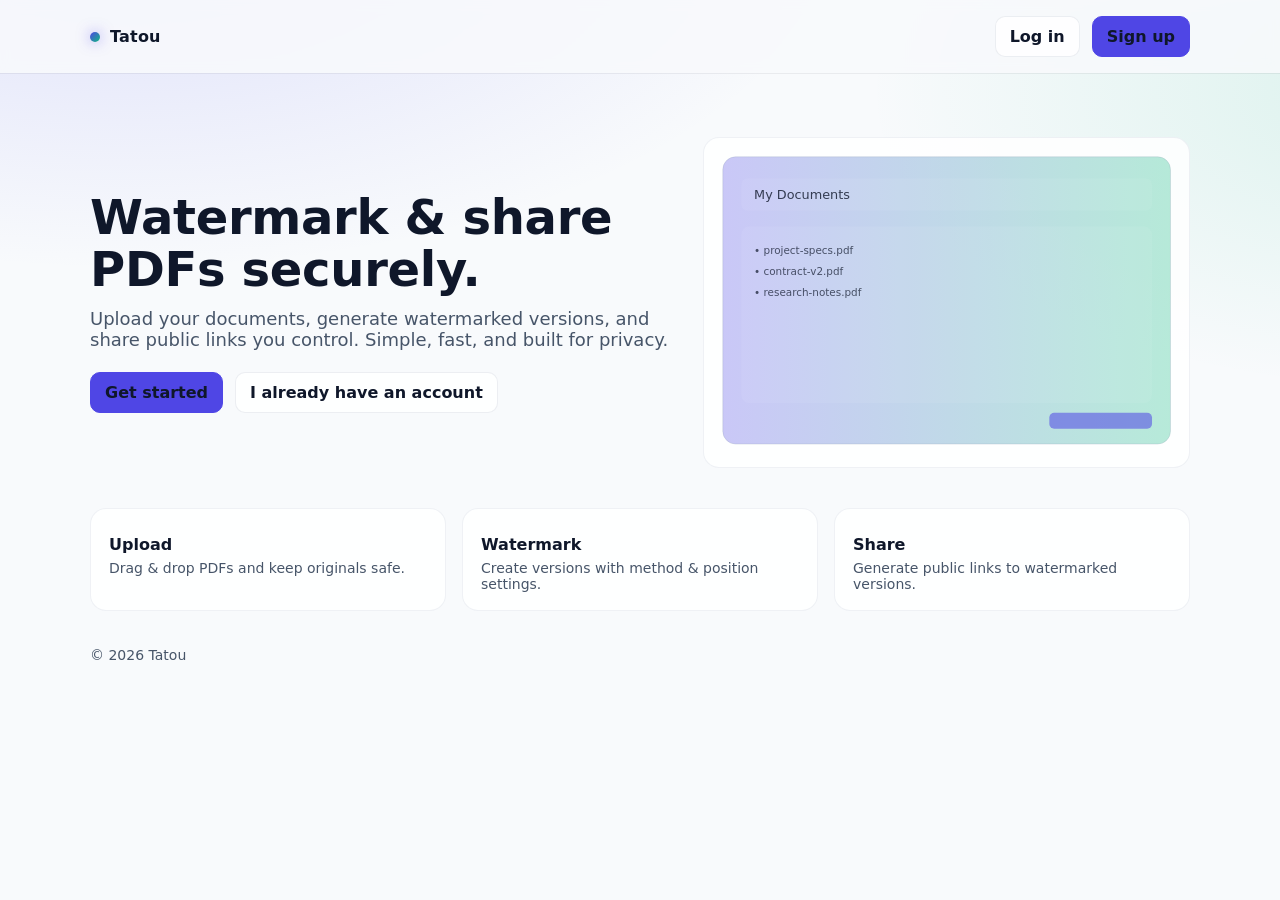
<file: server/src/static/index.html>
<!doctype html>
<html lang="en">
<head>
  <meta charset="utf-8" />
  <meta name="viewport" content="width=device-width, initial-scale=1" />
  <title>Tatou • Watermark & Share PDFs</title>
  <meta name="description" content="Upload PDFs, create watermarked versions, and share secure public links." />
  <link rel="stylesheet" href="style.css">
</head>
<body>
  <header>
    <div class="container nav">
      <a href="#" class="brand" aria-label="Tatou Home">
        <span class="brand__dot" aria-hidden="true"></span>
        <span>Tatou</span>
      </a>
      <nav class="nav__links" aria-label="Primary">
        <a class="btn" href="login.html">Log in</a>
        <a class="btn btn--primary" href="signup.html">Sign up</a>
      </nav>
    </div>
  </header>

  <main class="container">
    <section class="hero">
      <div>
        <h1>Watermark & share PDFs securely.</h1>
        <p>Upload your documents, generate watermarked versions, and share public links you control. Simple, fast, and built for privacy.</p>
        <div class="hero__cta">
          <a class="btn btn--primary" href="signup.html">Get started</a>
          <a class="btn" href="login.html">I already have an account</a>
        </div>
      </div>
      <div class="card" role="img" aria-label="App preview illustration">
        <svg viewBox="0 0 560 360" width="100%" height="auto" xmlns="http://www.w3.org/2000/svg">
          <defs>
            <linearGradient id="g" x1="0" x2="1">
              <stop offset="0%" stop-color="#4f46e5" stop-opacity=".3"/>
              <stop offset="100%" stop-color="#10b981" stop-opacity=".3"/>
            </linearGradient>
          </defs>
          <rect x="1" y="1" width="558" height="358" rx="16" fill="url(#g)" stroke="rgba(148,163,184,.35)" />
          <rect x="24" y="28" width="512" height="40" rx="8" fill="rgba(255,255,255,.06)" />
          <rect x="24" y="88" width="512" height="220" rx="10" fill="rgba(255,255,255,.06)" />
          <text x="40" y="54" font-size="16" fill="currentColor" opacity=".8">My Documents</text>
          <text x="40" y="122" font-size="13" fill="currentColor" opacity=".7">• project-specs.pdf</text>
          <text x="40" y="148" font-size="13" fill="currentColor" opacity=".7">• contract-v2.pdf</text>
          <text x="40" y="174" font-size="13" fill="currentColor" opacity=".7">• research-notes.pdf</text>
          <rect x="408" y="320" width="128" height="20" rx="6" fill="rgba(79,70,229,.55)" />
        </svg>
      </div>
    </section>

    <section class="features">
      <div class="feature card">
        <h3>Upload</h3>
        <p>Drag & drop PDFs and keep originals safe.</p>
      </div>
      <div class="feature card">
        <h3>Watermark</h3>
        <p>Create versions with method & position settings.</p>
      </div>
      <div class="feature card">
        <h3>Share</h3>
        <p>Generate public links to watermarked versions.</p>
      </div>
    </section>
  </main>

  <footer class="container">
    <span>© <span id="y"></span> Tatou</span>
  </footer>

  <script>
    // Display the current year.
    document.getElementById('y').textContent = new Date().getFullYear();
  </script>
</body>
</html>
</file>
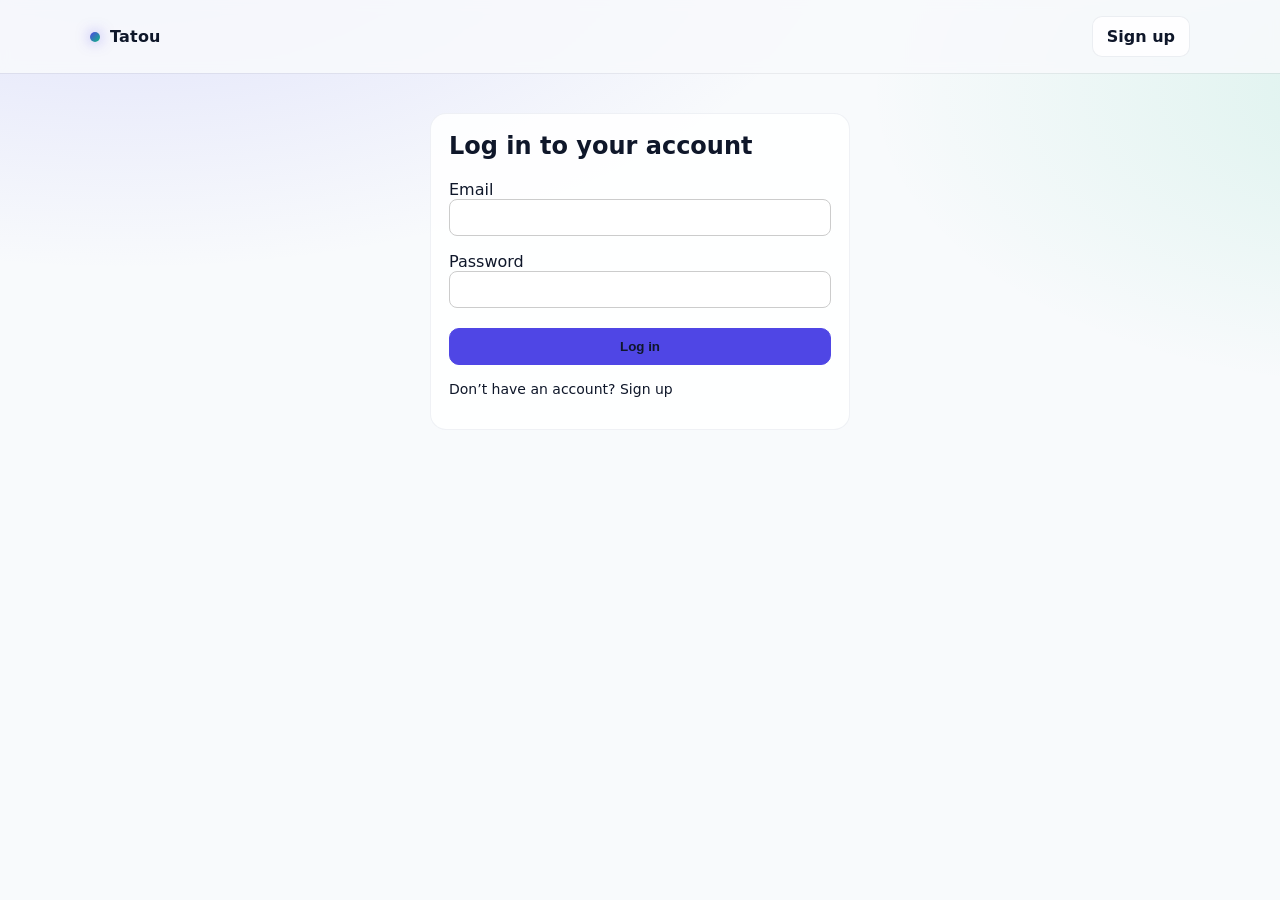
<file: server/src/static/documents.html>
<!doctype html>
<html lang="en">
<head>
  <meta charset="utf-8" />
  <meta name="viewport" content="width=device-width, initial-scale=1" />
  <title>My Documents • Tatou</title>
  <link rel="stylesheet" href="style.css">
</head>
<body>
  <header>
    <div class="container nav">
      <a href="index.html" class="brand">
        <span class="brand__dot"></span>
        <span>Tatou</span>
      </a>
      <nav class="nav__links">
        <button id="logoutBtn" class="btn" type="button">Log out</button>
      </nav>
    </div>
  </header>

  <main class="container" style="padding-bottom:40px;">
    <section class="card" style="margin:20px 0;">
      <h1 style="margin:0 0 12px;">My documents</h1>
      <div style="display:flex;gap:12px;align-items:center;flex-wrap:wrap;">
        <form id="uploadForm" enctype="multipart/form-data" style="display:flex;gap:10px;align-items:center;flex-wrap:wrap;">
          <input type="file" id="file" name="file" accept="application/pdf" required>
          <input type="text" id="name" name="name" placeholder="Document name" required>
          <button class="btn btn--primary" type="submit">Upload PDF</button>
        </form>
        <span id="status" class="muted"></span>
      </div>
    </section>

    <section class="card">
      <div style="display:flex;justify-content:space-between;align-items:center;">
        <h2 style="margin:0 0 8px;">Documents</h2>
        <button class="btn" id="refreshBtn" type="button">Refresh</button>
      </div>
      <div class="table-wrap">
        <table class="table" id="docsTable" aria-label="Your documents">
          <thead>
            <tr>
              <th style="width:80px;">ID</th>
              <th>Name</th>
              <th>Created</th>
              <th>Size</th>
              <th>SHA-256</th>
              <th>Actions</th>
            </tr>
          </thead>
          <tbody id="docsBody">
            <tr><td colspan="6" class="muted">Loading…</td></tr>
          </tbody>
        </table>
      </div>
    </section>

    <div id="modal" class="modal" hidden>
      <div class="modal__card card" role="dialog" aria-modal="true" aria-labelledby="modalTitle">
        <div style="display:flex;justify-content:space-between;align-items:center;gap:8px;">
          <h3 id="modalTitle" style="margin:0;">Details</h3>
          <button class="btn" id="modalClose" type="button">Close</button>
        </div>
        <div id="modalContent" style="margin-top:10px;"></div>
      </div>
    </div>
  </main>

  <script>
    const token = localStorage.getItem('authToken');
    if (!token) window.location.href = 'login.html';

    function apiFetch(path, options = {}) {
      const headers = new Headers(options.headers || {});
      headers.set('Authorization', 'Bearer ' + token);
      headers.set('X-CSRF-Protection', '1');
      return fetch(path, { ...options, headers });
    }
    function apiFetchJSON(path, method, obj){
      return apiFetch(path, {
        method: method,
        headers: { 'Content-Type': 'application/json' },
        body: JSON.stringify(obj)
      });
    }

    let methodsCache = null;
    const methodLabels = {
      'davide-watermark': 'Davide — image watermark',
      'francesco-watermark': 'Francesco — QR and visible text',
      'khaled-text-spacing-watermark': 'Khaled — text spacing',
      'group13-watermark': 'Group 13 — combined (all three)'
    };
    async function loadMethods(){
      if (methodsCache) return methodsCache;
      const r = await apiFetch('/api/get-watermarking-methods');
      if (!r.ok) throw new Error('Failed to fetch methods');
      const data = await r.json();
      methodsCache = (data.methods || []).map(m => ({ name: m.name, description: m.description }));
      return methodsCache;
    }

    const docsBody = document.getElementById('docsBody');
    const statusEl = document.getElementById('status');
    const modal = document.getElementById('modal');
    const modalContent = document.getElementById('modalContent');
    const modalTitle = document.getElementById('modalTitle');
    document.getElementById('modalClose').onclick = () => modal.hidden = true;

    function humanSize(bytes){
      const units = ['B','KB','MB','GB'];
      let i=0, n=Number(bytes)||0; while(n>=1024 && i<units.length-1){n/=1024; i++;}
      return n.toFixed(n<10 && i>0 ? 1 : 0)+' '+units[i];
    }
    function escapeHtml(str){
      return String(str ?? '').replace(/[&<>"']/g, s => ({'&':'&amp;','<':'&lt;','>':'&gt;','"':'&quot;','\'':'&#39;'}[s]));
    }
    function openModal(title, html){
      const main = document.querySelector('main');
      if (modal.parentElement !== main) main.appendChild(modal);
      modalTitle.textContent = title;
      modalContent.innerHTML = html;
      modal.hidden = false;
    }

    async function loadDocuments(){
      docsBody.innerHTML = '<tr><td colspan="6" class="muted">Loading…</td></tr>';
      try {
        const resp = await apiFetch('/api/list-documents');
        if (!resp.ok) throw new Error('HTTP '+resp.status);
        const data = await resp.json();
        const rows = (data.documents || []).map(doc => {
          const created = doc.creation ? new Date(doc.creation).toLocaleString() : '';
          return `<tr>
            <td>${doc.id}</td>
            <td>${escapeHtml(doc.name)}</td>
            <td>${created}</td>
            <td>${humanSize(doc.size)}</td>
            <td class="mono" title="${doc.sha256}">${doc.sha256?.slice(0,10)}…</td>
            <td>
              <div class="row-actions">
                <button class="btn" data-action="view" data-id="${doc.id}">View</button>
                <button class="btn" data-action="versions" data-id="${doc.id}">Versions</button>
                <button class="btn" data-action="watermark" data-id="${doc.id}">Watermark</button>
                <button class="btn" data-action="readwm" data-id="${doc.id}">Read watermark</button>
                <button class="btn" data-action="delete" data-id="${doc.id}">Delete</button>
              </div>
            </td>
          </tr>`
        }).join('');
        docsBody.innerHTML = rows || '<tr><td colspan="6" class="muted">No documents yet. Upload one above.</td></tr>';
      } catch (e) {
        docsBody.innerHTML = `<tr><td colspan="6" class="error">Failed to load: ${escapeHtml(e.message)}</td></tr>`;
      }
    }

    document.getElementById('uploadForm').addEventListener('submit', async (e) => {
      e.preventDefault();
      const uploadForm = e.currentTarget;
      statusEl.textContent = 'Uploading…';
      const fd = new FormData(uploadForm);
      try {
        const resp = await apiFetch('/api/upload-document', { method: 'POST', body: fd });
        if (!resp.ok) {
          const err = await resp.json().catch(()=>({}));
          throw new Error(err.message || resp.statusText);
        }
        statusEl.textContent = 'Uploaded successfully';
        uploadForm.reset();
        await loadDocuments();
      } catch (err) {
        statusEl.textContent = 'Upload failed: ' + err.message;
      } finally {
        setTimeout(()=> statusEl.textContent = '', 3000);
      }
    });

    document.getElementById('docsTable').addEventListener('click', async (e) => {
      const btn = e.target.closest('button[data-action]');
      if (!btn) return;
      const id = btn.getAttribute('data-id');
      const action = btn.getAttribute('data-action');
      try {
        if (action === 'delete') {
          if (!confirm('Delete document #' + id + '?')) return;
          const resp = await apiFetch('/api/delete-document/' + id, { method: 'DELETE' });
          if (!resp.ok) throw new Error('HTTP ' + resp.status);
          await loadDocuments();
        }
        if (action === 'view') {
          const r = await apiFetch('/api/get-document/' + id);
          if (!r.ok) throw new Error('HTTP ' + r.status);
          const blob = await r.blob();
          const url = URL.createObjectURL(blob);
          window.open(url, '_blank');
          setTimeout(()=> URL.revokeObjectURL(url), 60_000);
        }
        if (action === 'versions') {
          const r = await apiFetch('/api/list-versions/' + id);
          if (!r.ok) throw new Error('HTTP ' + r.status);
          const data = await r.json();
          const list = (data.versions||[]).map(v => `
            <li class="list-row">
              <div>
                <div><strong>Link:</strong> <a href="api/get-version/${escapeHtml(v.link)}">${escapeHtml(v.link)}</a></div>
                <div class="muted small">Method: ${escapeHtml(v.method || '')} • Intended for: ${escapeHtml(v.intended_for || '')}</div>
              </div>
              <div class="row-actions">
                <button class="btn" data-open-version="${v.link}">Open</button>
              </div>
            </li>`).join('');
          openModal('Watermarked versions for #' + id, `<ul class="list">${list || '<li class=muted>No versions yet.</li>'}</ul>`);
        }
        if (action === 'watermark') {
          openCreateWatermarkForm(id);
        }
        if (action === 'readwm') {
          openReadWatermarkForm(id);
        }
      } catch (err) {
        alert('Action failed: ' + err.message);
      }
    });

    async function openCreateWatermarkForm(documentId){
      const methods = await loadMethods();
      const options = methods.map(m => `<option value="${escapeHtml(m.name)}">${escapeHtml(methodLabels[m.name] || m.name)}</option>`).join('');
      openModal('Create watermark for #' + documentId, `
        <form id="createWmForm" class="form-vertical">
          <label>Watermark method<select name="method" required><option value="" disabled selected>Select one of the four methods</option>${options}</select></label>
          <label>Position<input name="position" placeholder="Position"></label>
          <label>Key<input name="key" placeholder="Reader key" required></label>
          <label>Secret<input name="secret" placeholder="Secret embedded in WM" required></label>
          <label>Intended for<input name="intended_for" placeholder="Recipient or purpose" required></label>
          <div class="row-actions">
            <button class="btn" type="button" id="cancelCreate">Cancel</button>
            <button class="btn btn--primary" type="submit">Create</button>
          </div>
        </form>
      `);
      document.getElementById('cancelCreate').onclick = () => { modal.hidden = true; };
      document.getElementById('createWmForm').addEventListener('submit', async (e) => {
        e.preventDefault();
        const fd = new FormData(e.currentTarget);
        const payload = Object.fromEntries(fd.entries());
        try {
          const r = await apiFetchJSON(`/api/create-watermark/${documentId}`, 'POST', payload);
          if (!r.ok) throw new Error('HTTP ' + r.status);
          const data = await r.json();
          openModal('Watermark created', `<p>Version created for document <strong>#${data.documentid}</strong>.</p>
            <p><strong>Link:</strong> <code class="mono">${escapeHtml(data.link)}</code></p>
            <div class="row-actions"><button class="btn" data-open-version="${data.link}">Open version</button></div>`);
        } catch(err){
          alert('Create failed: ' + err.message);
        }
      });
    }

    async function openReadWatermarkForm(documentId){
      const methods = await loadMethods();
      const options = methods.map(m => `<option value="${escapeHtml(m.name)}">${escapeHtml(methodLabels[m.name] || m.name)}</option>`).join('');
      openModal('Read watermark for #' + documentId, `
        <form id="readWmForm" class="form-vertical">
          <label>Watermark method<select name="method" required><option value="" disabled selected>Select one of the four methods</option>${options}</select></label>
          <label>Position<input name="position" placeholder="Position"></label>
          <label>Key<input name="key" placeholder="Reader key" required></label>
          <div class="row-actions">
            <button class="btn" type="button" id="cancelRead">Cancel</button>
            <button class="btn btn--primary" type="submit">Read</button>
          </div>
        </form>
      `);
      document.getElementById('cancelRead').onclick = () => { modal.hidden = true; };
      document.getElementById('readWmForm').addEventListener('submit', async (e) => {
        e.preventDefault();
        const fd = new FormData(e.currentTarget);
        const payload = Object.fromEntries(fd.entries());
        try {
          const r = await apiFetchJSON(`/api/read-watermark/${documentId}`, 'POST', payload);
          if (!r.ok) throw new Error('HTTP ' + r.status);
          const data = await r.json();
          openModal('Watermark data', `<pre class="pre">${escapeHtml(JSON.stringify(data, null, 2))}</pre>`);
        } catch(err){
          alert('Read failed: ' + err.message);
        }
      });
    }

    modal.addEventListener('click', async (e) => {
      const btn = e.target.closest('button[data-open-version]');
      if (!btn) return;
      const link = btn.getAttribute('data-open-version');
      try {
        const r = await apiFetch('/api/get-version/' + encodeURIComponent(link));
        if (!r.ok) throw new Error('HTTP ' + r.status);
        const blob = await r.blob();
        const url = URL.createObjectURL(blob);
        window.open(url, '_blank');
        setTimeout(()=> URL.revokeObjectURL(url), 60_000);
      } catch (err) {
        alert('Open failed: ' + err.message);
      }
    });

    document.getElementById('refreshBtn').onclick = loadDocuments;
    document.getElementById('logoutBtn').onclick = () => { localStorage.removeItem('authToken'); window.location.href = 'login.html'; };

    loadDocuments();
  </script>
</body>
</html>
</file>
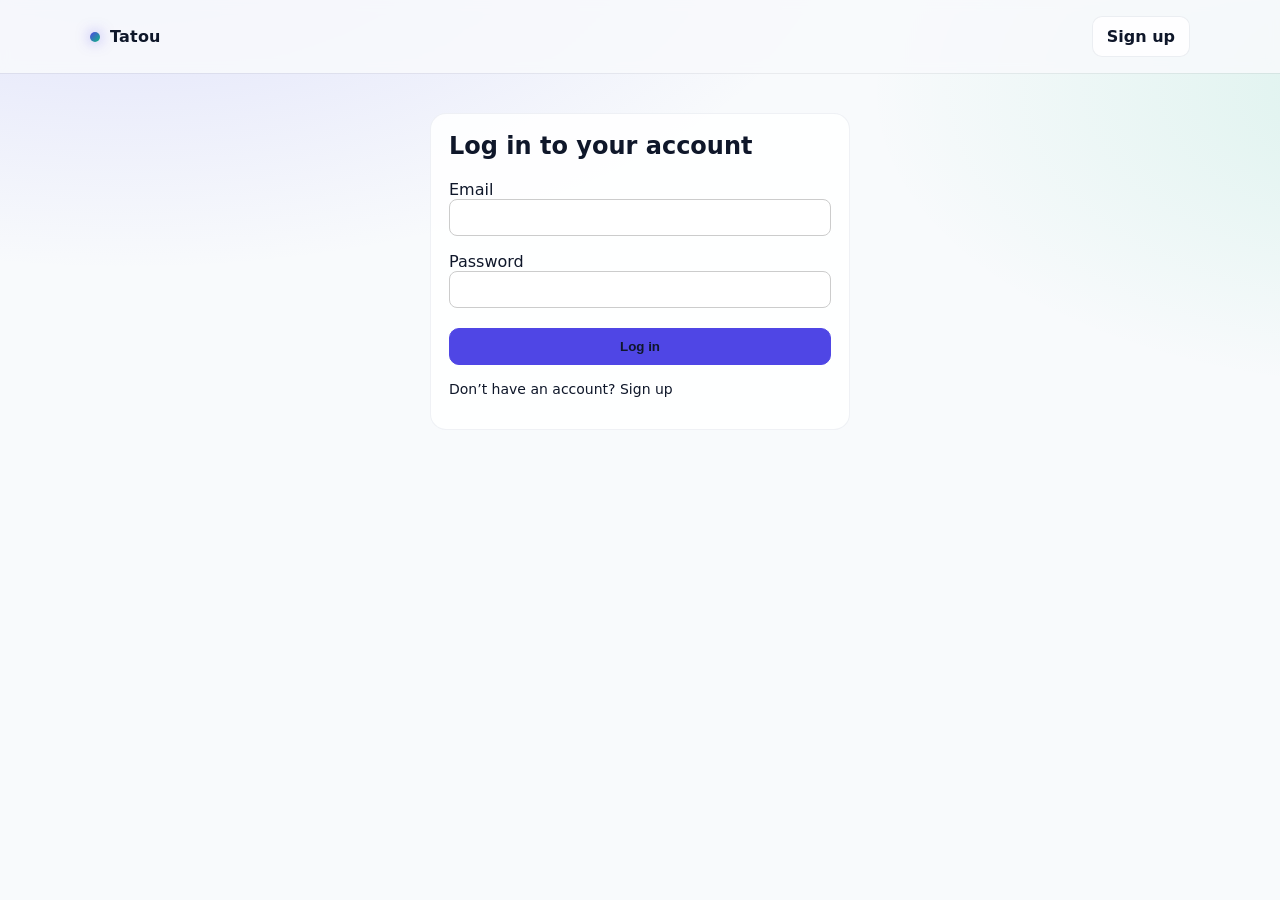
<file: server/src/static/login.html>
<!doctype html>
<html lang="en">
<head>
  <meta charset="utf-8" />
  <meta name="viewport" content="width=device-width, initial-scale=1" />
  <title>Login • Tatou</title>
  <link rel="stylesheet" href="style.css">
</head>
<body>
  <header>
    <div class="container nav">
      <a href="index.html" class="brand">
        <span class="brand__dot"></span>
        <span>Tatou</span>
      </a>
      <nav class="nav__links">
        <a class="btn" href="signup.html">Sign up</a>
      </nav>
    </div>
  </header>

  <main class="container">
    <section class="card" style="max-width:420px;margin:40px auto;">
      <h1 style="margin-top:0;">Log in to your account</h1>
      <form id="loginForm" method="post">
        <div style="margin-bottom:16px;">
          <label for="email">Email</label><br>
          <input type="email" id="email" name="email" required style="width:100%;padding:10px;border-radius:8px;border:1px solid #ccc;">
        </div>
        <div style="margin-bottom:20px;">
          <label for="password">Password</label><br>
          <input type="password" id="password" name="password" required style="width:100%;padding:10px;border-radius:8px;border:1px solid #ccc;">
        </div>
        <button class="btn btn--primary" type="submit" style="width:100%;">Log in</button>
      </form>
      <p style="margin-top:16px;font-size:14px;">Don’t have an account? <a href="signup.html">Sign up</a></p>
    </section>
  </main>

  <script>
    const form = document.getElementById('loginForm');
    form.addEventListener('submit', async (e) => {
      e.preventDefault();
      const data = {
        email: form.email.value,
        password: form.password.value
      };
      try {
        const resp = await fetch('/api/login', {
          method: 'POST',
          headers: {
            'Content-Type': 'application/json',
            'X-CSRF-Protection': '1'
          },
          body: JSON.stringify(data)
        });
        if (!resp.ok) {
          const err = await resp.json().catch(() => ({}));
          alert('Error: ' + (err.message || resp.statusText));
          return;
        }
        const result = await resp.json();
        localStorage.setItem('authToken', result.token);
        alert('Welcome back!');
        window.location.href = 'documents.html';
      } catch (err) {
        alert('Network error: ' + err.message);
      }
    });
  </script>
</body>
</html>
</file>
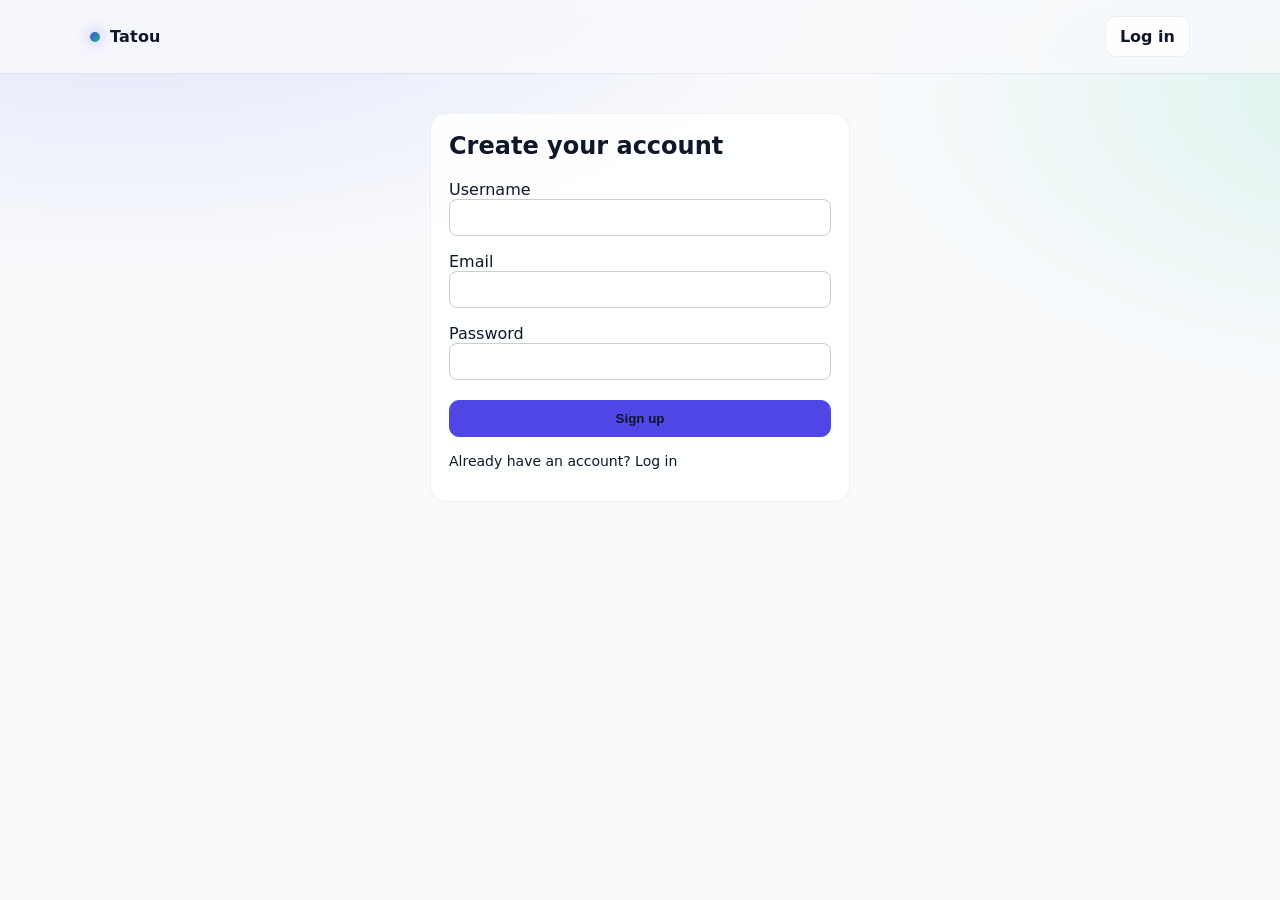
<file: server/src/static/signup.html>
<!doctype html>
<html lang="en">
<head>
  <meta charset="utf-8" />
  <meta name="viewport" content="width=device-width, initial-scale=1" />
  <title>Sign up • Tatou</title>
  <link rel="stylesheet" href="style.css">
</head>
<body>
  <header>
    <div class="container nav">
      <a href="index.html" class="brand">
        <span class="brand__dot"></span>
        <span>Tatou</span>
      </a>
      <nav class="nav__links">
        <a class="btn" href="login.html">Log in</a>
      </nav>
    </div>
  </header>

  <main class="container">
    <section class="card" style="max-width:420px;margin:40px auto;">
      <h1 style="margin-top:0;">Create your account</h1>
      <form id="signupForm" method="post">
        <div style="margin-bottom:16px;">
          <label for="login">Username</label><br>
          <input type="text" id="login" name="login" required style="width:100%;padding:10px;border-radius:8px;border:1px solid #ccc;">
        </div>
        <div style="margin-bottom:16px;">
          <label for="email">Email</label><br>
          <input type="email" id="email" name="email" required style="width:100%;padding:10px;border-radius:8px;border:1px solid #ccc;">
        </div>
        <div style="margin-bottom:20px;">
          <label for="password">Password</label><br>
          <input type="password" id="password" name="password" required style="width:100%;padding:10px;border-radius:8px;border:1px solid #ccc;">
        </div>
        <button class="btn btn--primary" type="submit" style="width:100%;">Sign up</button>
      </form>
      <p style="margin-top:16px;font-size:14px;">Already have an account? <a href="login.html">Log in</a></p>
    </section>
  </main>

  <script>
    const form = document.getElementById('signupForm');
    form.addEventListener('submit', async (e) => {
      e.preventDefault();
      const data = {
        login: form.login.value,
        email: form.email.value,
        password: form.password.value
      };
      try {
        const resp = await fetch('/api/create-user', {
          method: 'POST',
          headers: {
            'Content-Type': 'application/json',
            'X-CSRF-Protection': '1'
          },
          body: JSON.stringify(data)
        });
        if (!resp.ok) {
          const err = await resp.json().catch(() => ({}));
          alert('Error: ' + (err.message || resp.statusText));
          return;
        }
        const result = await resp.json();
        alert('Account created! Welcome ' + result.login);
        window.location.href = 'login.html';
      } catch (err) {
        alert('Network error: ' + err.message);
      }
    });
  </script>
</body>
</html>
</file>
<file: server/src/static/style.css>
:root {
      --bg: #0f172a;        /* slate-900. */
      --panel: #111827;     /* gray-900. */
      --muted: #94a3b8;     /* slate-400. */
      --text: #e5e7eb;      /* gray-200. */
      --brand: #4f46e5;     /* indigo-600. */
      --brand-600: #4338ca;
      --ring: 0 0 0 3px rgba(79,70,229,.35);
      --radius: 16px;
    }
    @media (prefers-color-scheme: light) {
      :root { --bg: #f8fafc; --panel:#ffffff; --text:#0f172a; --muted:#475569; }
      header { box-shadow: 0 1px 0 rgba(2,6,23,.06); }
    }
    * { box-sizing: border-box; }
    html, body { height: 100%; }
    body {
      margin: 0; font-family: ui-sans-serif, system-ui, -apple-system, Segoe UI, Roboto, Ubuntu, Cantarell, Noto Sans, Arial, "Apple Color Emoji", "Segoe UI Emoji";
      background: radial-gradient(1200px 600px at 10% -10%, rgba(99,102,241,.18), transparent 60%),
                  radial-gradient(900px 500px at 110% 10%, rgba(16,185,129,.12), transparent 60%), var(--bg);
      color: var(--text);
      display: flex; flex-direction: column;
    }
    a { color: inherit; text-decoration: none; }
    .container { width: min(1100px, 92%); margin: 0 auto; }

    /* Header. */
    header { position: sticky; top: 0; backdrop-filter: saturate(150%) blur(6px); background: color-mix(in oklab, var(--bg) 86%, transparent); z-index: 10; }
    .nav { display: flex; align-items: center; justify-content: space-between; padding: 16px 0; }
    .brand { display: inline-flex; align-items: center; gap: 10px; font-weight: 700; letter-spacing: .2px; }
    .brand__dot { width: 10px; height: 10px; border-radius: 999px; background: linear-gradient(135deg, var(--brand), #10b981); box-shadow: 0 0 14px rgba(79,70,229,.55); }
    .nav__links { display: flex; align-items: center; gap: 12px; }
    .btn { display: inline-flex; align-items: center; justify-content: center; gap: 8px; padding: 10px 14px; border-radius: 10px; border: 1px solid rgba(148,163,184,.18); background: color-mix(in oklab, var(--panel) 86%, transparent); color: var(--text); font-weight: 600; }
    .btn:hover { border-color: rgba(148,163,184,.4); transform: translateY(-1px); transition: .15s ease; }
    .btn--primary { background: var(--brand); border-color: var(--brand); }
    .btn--primary:hover { background: var(--brand-600); box-shadow: var(--ring); }

    /* Hero. */
    .hero { display: grid; grid-template-columns: 1.2fr 1fr; gap: 28px; align-items: center; padding: 64px 0 40px; }
    .hero h1 { font-size: clamp(28px, 4vw, 48px); line-height: 1.08; margin: 0 0 12px; letter-spacing: -.3px; }
    .hero p { color: var(--muted); font-size: clamp(14px, 1.8vw, 18px); margin: 0 0 22px; }
    .hero__cta { display: flex; gap: 12px; flex-wrap: wrap; }

    .card {
      background: color-mix(in oklab, var(--panel) 86%, transparent);
      border: 1px solid rgba(148,163,184,.15);
      padding: 18px;
      border-radius: var(--radius);
    }

    .features { display: grid; grid-template-columns: repeat(3, 1fr); gap: 16px; }
    .feature h3 { margin: 8px 0 6px; font-size: 16px; }
    .feature p { margin: 0; color: var(--muted); font-size: 14px; }

    /* Footer. */
    footer { padding: 36px 0; color: var(--muted); font-size: 14px; }

    /* Responsive. */
    @media (max-width: 860px) {
      .hero { grid-template-columns: 1fr; padding-top: 40px; }
      .features { grid-template-columns: 1fr; }
    }
    
    /* Forms. */
.form-vertical { display:block; width:100%; }
.form-vertical label { display:block; font-size:14px; font-weight:500; margin:10px 0 4px; }
.form-vertical input, form select, form textarea { width:100%; padding:10px; border-radius:6px; border:1px solid #cbd5e1; font-size:14px; }
.form-vertical input:focus, form select:focus, form textarea:focus { outline:none; border-color:#4f46e5; box-shadow:0 0 0 2px rgba(79,70,229,0.25); }
.form-vertical button { margin-top:12px; }


/* Utility for grouping inputs. */
.form-grid { display:flex; flex-direction:column; gap:12px; }
</file>
